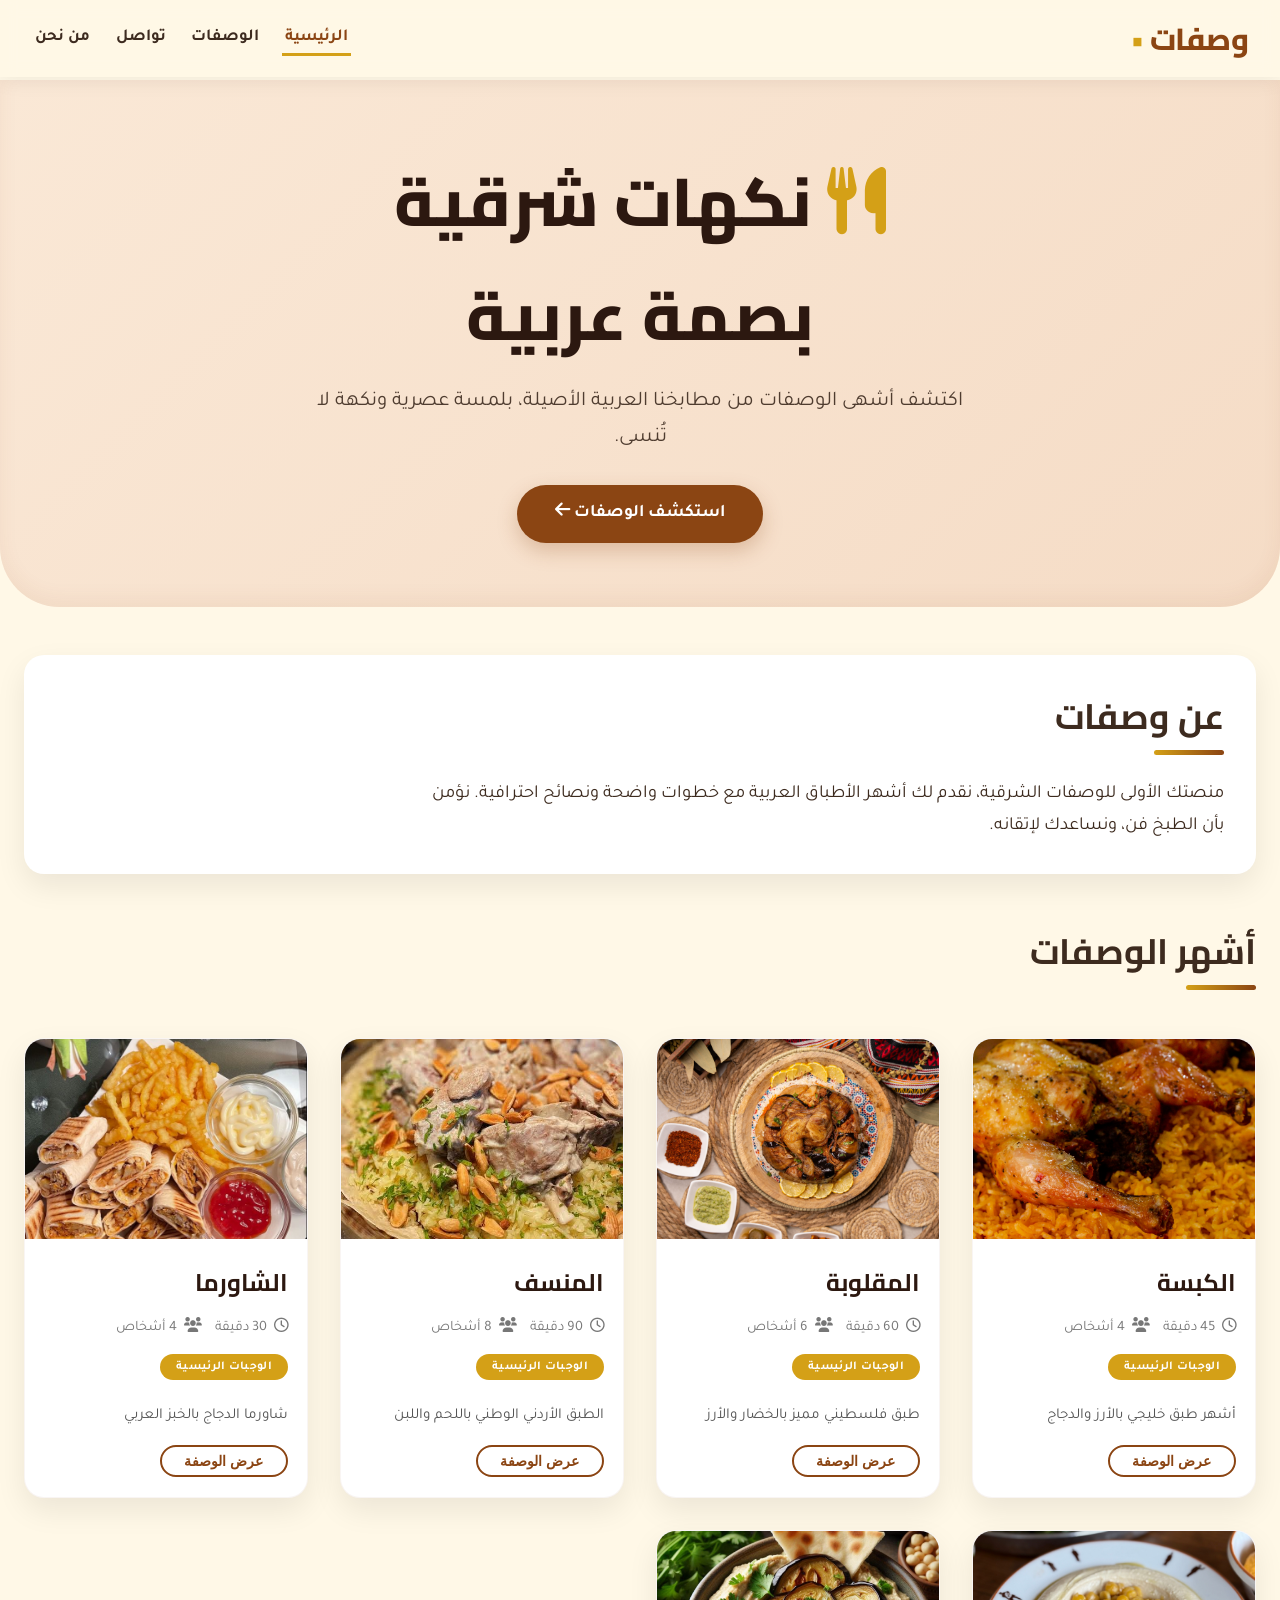
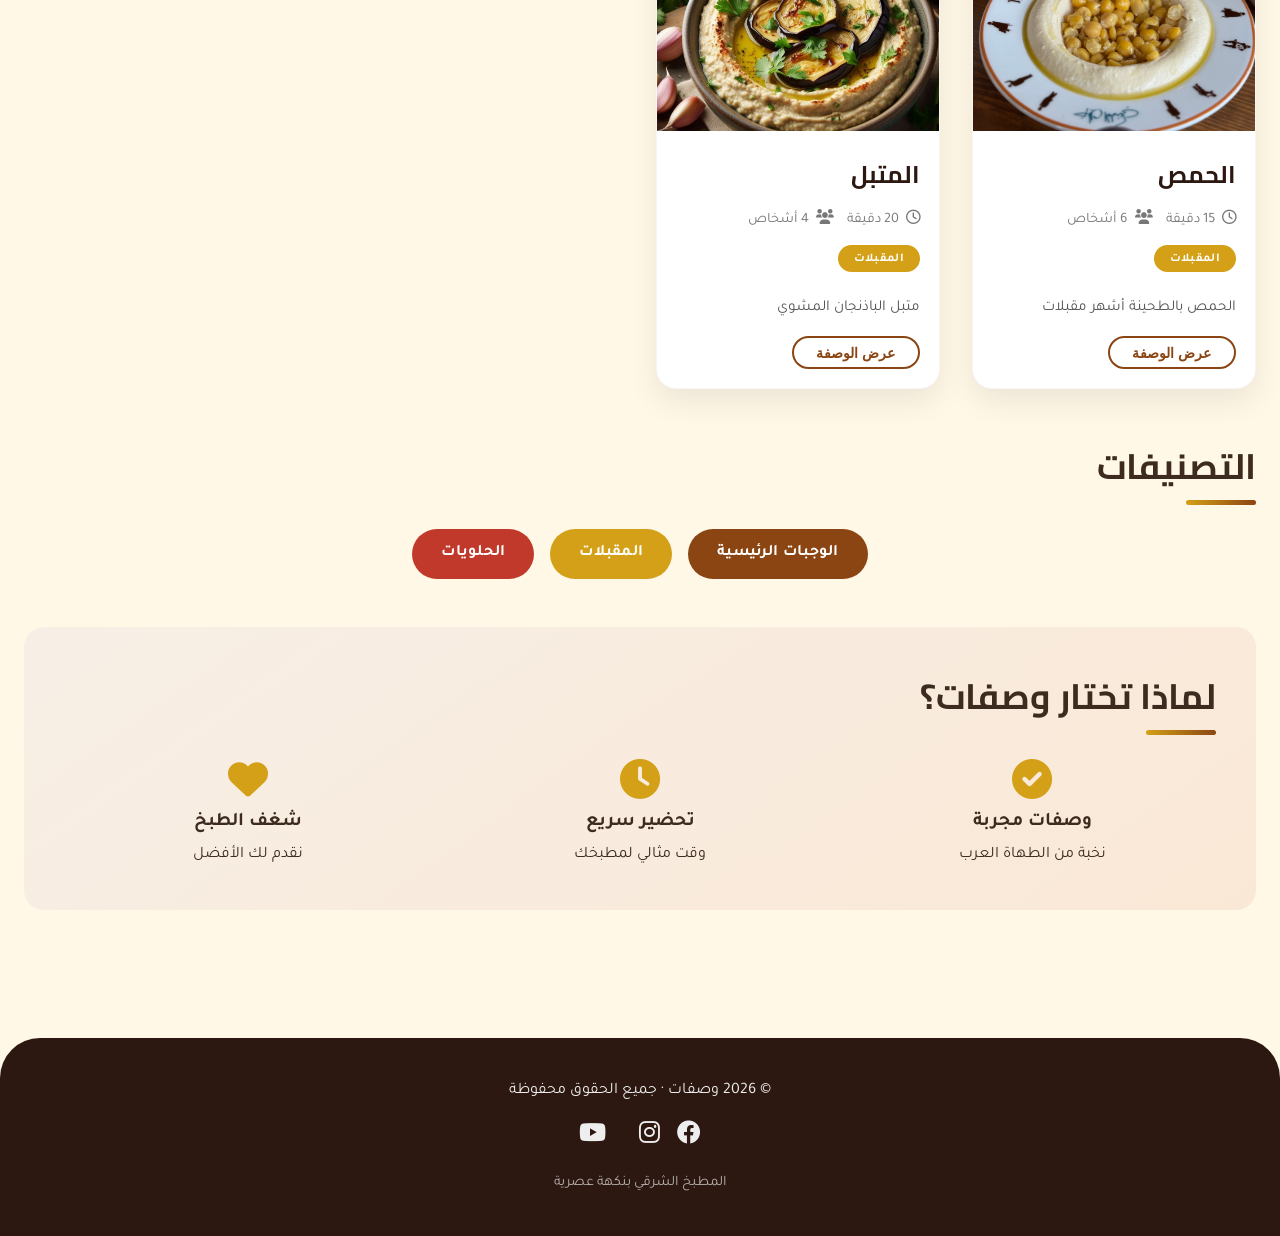
<file: index.html>
<!DOCTYPE html>
<html lang="ar" dir="rtl">

<head>
    <meta charset="UTF-8">
    <meta name="viewport" content="width=device-width, initial-scale=1.0">
    <title>وصفات · المطبخ الشرقي</title>
    <!-- Google Fonts -->
    <link rel="preconnect" href="https://fonts.googleapis.com">
    <link rel="preconnect" href="https://fonts.gstatic.com" crossorigin>
    <link
        href="https://fonts.googleapis.com/css2?family=Cairo:wght@400;600;700;800&family=Tajawal:wght@300;400;500;700&display=swap"
        rel="stylesheet">
    <!-- Font Awesome -->
    <link rel="stylesheet" href="https://cdnjs.cloudflare.com/ajax/libs/font-awesome/6.0.0-beta3/css/all.min.css">
    <!-- CSS -->
    <link rel="stylesheet" href="css/style.css">
</head>

<body>
    <!-- ===== HEADER ===== -->
    <header>
        <nav class="navbar" aria-label="القائمة الرئيسية">
            <div class="logo">وصفات <span>•</span></div>
            <ul class="nav-links" id="navLinks">
                <li><a href="index.html" class="active" aria-current="page">الرئيسية</a></li>
                <li><a href="recipes.html">الوصفات</a></li>
                <li><a href="contact.html">تواصل</a></li>
                <li><a href="about.html">من نحن</a></li>
            </ul>
            <div class="hamburger" id="hamburger" aria-label="فتح القائمة" role="button" tabindex="0">

            </div>
        </nav>
    </header>

    <!-- ===== MAIN ===== -->
    <main>
        <!-- HERO -->
        <section class="hero">
            <h1><i class="fas fa-utensils"></i> نكهات شرقية <br> بصمة عربية</h1>
            <p>اكتشف أشهى الوصفات من مطابخنا العربية الأصيلة، بلمسة عصرية ونكهة لا تُنسى.</p>
            <a href="recipes.html" class="btn">استكشف الوصفات <i class="fas fa-arrow-left"></i></a>
        </section>

        <div class="container">
            <!-- نبذة -->
            <div class="about-blurb">
                <h2 class="section-title">عن وصفات</h2>
                <p>منصتك الأولى للوصفات الشرقية، نقدم لك أشهر الأطباق العربية مع خطوات واضحة ونصائح احترافية. نؤمن بأن
                    الطبخ فن، ونساعدك لإتقانه.</p>
            </div>

            <!-- أشهر الوصفات -->
            <h2 class="section-title">أشهر الوصفات</h2>
            <div class="recipes-grid" id="featuredRecipes"></div>

            <!-- التصنيفات -->
            <div class="categories-section">
                <h2 class="section-title">التصنيفات</h2>
                <div class="categories-badges">
                    <span class="badge primary">الوجبات الرئيسية</span>
                    <span class="badge secondary">المقبلات</span>
                    <span class="badge accent">الحلويات</span>
                </div>
            </div>

            <!-- لماذا تختارنا -->
            <div class="why-us">
                <h2 class="section-title">لماذا تختار وصفات؟</h2>
                <div class="features-grid">
                    <div>
                        <i class="fas fa-check-circle"></i>
                        <h4>وصفات مجربة</h4>
                        <p>نخبة من الطهاة العرب</p>
                    </div>
                    <div>
                        <i class="fas fa-clock"></i>
                        <h4>تحضير سريع</h4>
                        <p>وقت مثالي لمطبخك</p>
                    </div>
                    <div>
                        <i class="fas fa-heart"></i>
                        <h4>شغف الطبخ</h4>
                        <p>نقدم لك الأفضل</p>
                    </div>
                </div>
            </div>
        </div>
    </main>

    <!-- ===== FOOTER ===== -->
    <footer>
        <p>© 2026 وصفات · جميع الحقوق محفوظة</p>
        <div class="social-links">
            <a href="#" aria-label="فيسبوك"><i class="fab fa-facebook"></i></a>
            <a href="#" aria-label="إنستغرام"><i class="fab fa-instagram"></i></a>
            <a href="#" aria-label="تويتر"><i class="fab fa-x-twitter"></i></a>
            <a href="#" aria-label="يوتيوب"><i class="fab fa-youtube"></i></a>
        </div>
        <p class="footer-tagline">المطبخ الشرقي بنكهة عصرية</p>
    </footer>

    <!-- ===== BACK TO TOP ===== -->
    <button id="backTop" aria-label="العودة للأعلى"><i class="fas fa-chevron-up"></i></button>

    <!-- ===== MODAL ===== -->
    <div class="modal-overlay" id="recipeModal">
        <div class="modal-box" id="modalContent">
            <button class="modal-close" id="modalClose" aria-label="إغلاق">✕</button>
            <div id="modalBody"></div>
        </div>
    </div>

    <!-- ===== JAVASCRIPT ===== -->
    <script src="js/script.js"></script>
</body>

</html>
</file>
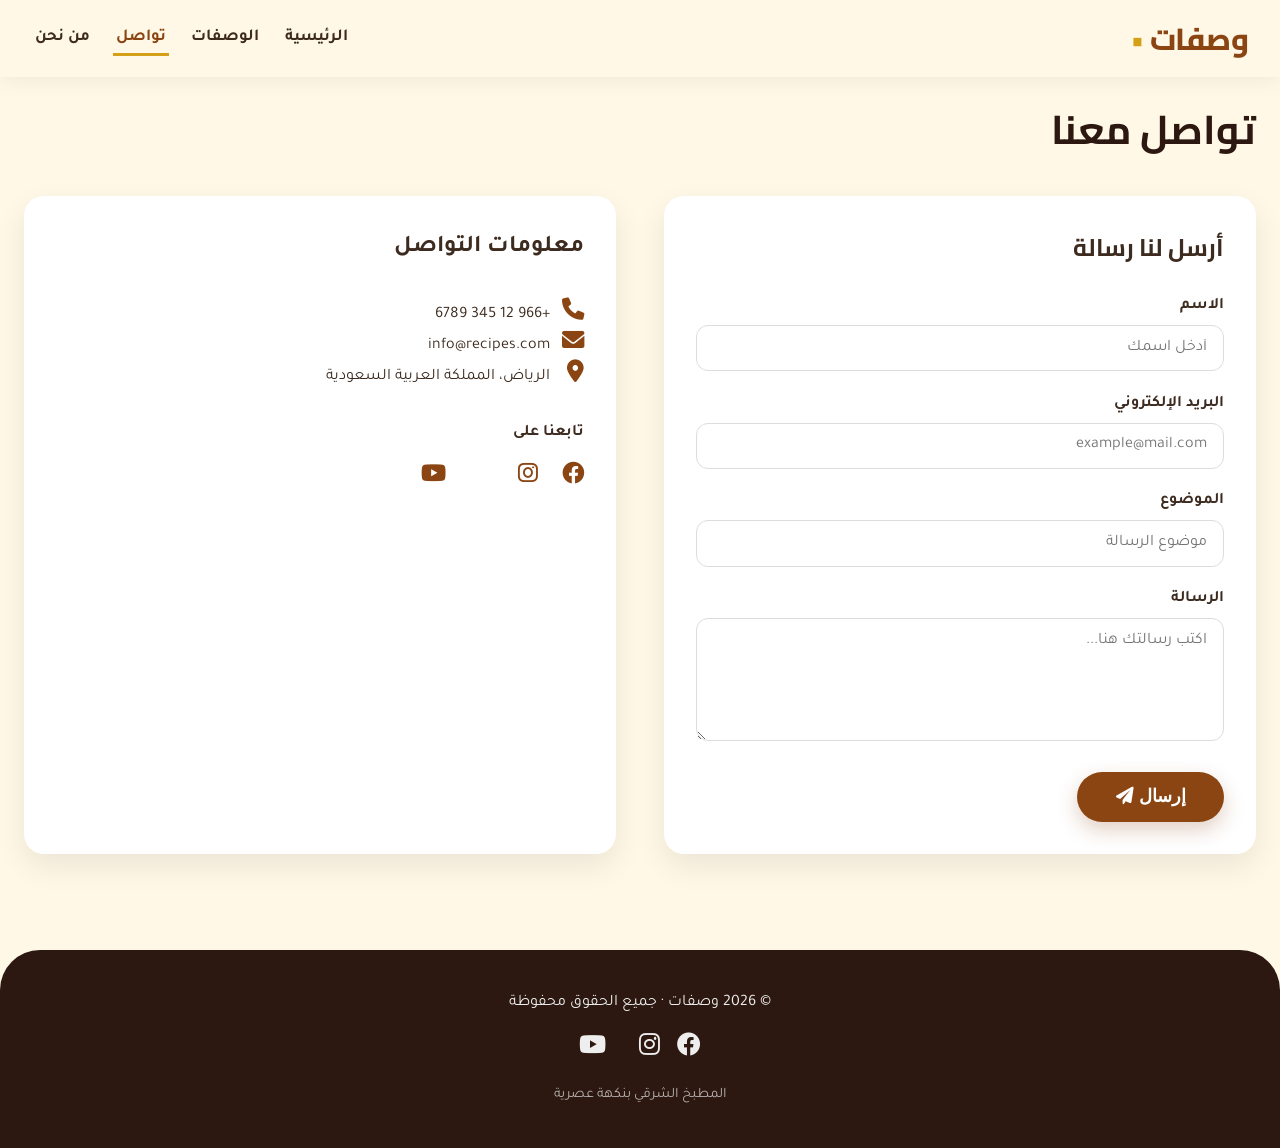
<file: contact.html>
<!DOCTYPE html>
<html lang="ar" dir="rtl">

<head>
    <meta charset="UTF-8">
    <meta name="viewport" content="width=device-width, initial-scale=1.0">
    <title>تواصل معنا · وصفات</title>
    <!-- Google Fonts -->
    <link rel="preconnect" href="https://fonts.googleapis.com">
    <link rel="preconnect" href="https://fonts.gstatic.com" crossorigin>
    <link
        href="https://fonts.googleapis.com/css2?family=Cairo:wght@400;600;700;800&family=Tajawal:wght@300;400;500;700&display=swap"
        rel="stylesheet">
    <!-- Font Awesome -->
    <link rel="stylesheet" href="https://cdnjs.cloudflare.com/ajax/libs/font-awesome/6.0.0-beta3/css/all.min.css">
    <!-- CSS -->
    <link rel="stylesheet" href="css/style.css">
</head>

<body>
    <!-- ===== HEADER ===== -->
    <header>
        <nav class="navbar" aria-label="القائمة الرئيسية">
            <div class="logo">وصفات <span>•</span></div>
            <ul class="nav-links" id="navLinks">
                <li><a href="index.html">الرئيسية</a></li>
                <li><a href="recipes.html">الوصفات</a></li>
                <li><a href="contact.html" class="active" aria-current="page">تواصل</a></li>
                <li><a href="about.html">من نحن</a></li>
            </ul>
            <div class="hamburger" id="hamburger" aria-label="فتح القائمة" role="button" tabindex="0">

            </div>
        </nav>
    </header>

    <!-- ===== MAIN ===== -->
    <main>
        <div class="container">
            <h1 class="page-title">تواصل معنا</h1>

            <div class="contact-wrap">
                <!-- نموذج التواصل -->
                <div class="contact-form">
                    <h2>أرسل لنا رسالة</h2>
                    <form id="contactForm" novalidate>
                        <div class="form-group">
                            <label for="name">الاسم</label>
                            <input type="text" id="name" placeholder="أدخل اسمك" required>
                            <span class="error-msg" id="nameError">الرجاء إدخال الاسم</span>
                        </div>

                        <div class="form-group">
                            <label for="email">البريد الإلكتروني</label>
                            <input type="email" id="email" placeholder="example@mail.com" required>
                            <span class="error-msg" id="emailError">الرجاء إدخال بريد إلكتروني صحيح</span>
                        </div>

                        <div class="form-group">
                            <label for="subject">الموضوع</label>
                            <input type="text" id="subject" placeholder="موضوع الرسالة" required>
                            <span class="error-msg" id="subjectError">الرجاء إدخال الموضوع</span>
                        </div>

                        <div class="form-group">
                            <label for="message">الرسالة</label>
                            <textarea id="message" rows="5" placeholder="اكتب رسالتك هنا..." required></textarea>
                            <span class="error-msg" id="messageError">يجب أن تكون الرسالة 20 حرفاً على الأقل</span>
                        </div>

                        <button type="submit" class="btn">إرسال <i class="fas fa-paper-plane"></i></button>
                    </form>
                </div>

                <!-- معلومات التواصل -->
                <div class="contact-info">
                    <h2>معلومات التواصل</h2>
                    <div>
                        <p><i class="fas fa-phone"></i> +966 12 345 6789</p>
                        <p><i class="fas fa-envelope"></i> info@recipes.com</p>
                        <p><i class="fas fa-map-marker-alt"></i> الرياض، المملكة العربية السعودية</p>
                    </div>
                    <div>
                        <h4>تابعنا على</h4>
                        <div class="social-icons">
                            <a href="#" aria-label="فيسبوك"><i class="fab fa-facebook"></i></a>
                            <a href="#" aria-label="إنستغرام"><i class="fab fa-instagram"></i></a>
                            <a href="#" aria-label="تويتر"><i class="fab fa-x-twitter"></i></a>
                            <a href="#" aria-label="يوتيوب"><i class="fab fa-youtube"></i></a>
                        </div>
                    </div>
                </div>
            </div>
        </div>
    </main>

    <!-- ===== FOOTER ===== -->
    <footer>
        <p>© 2026 وصفات · جميع الحقوق محفوظة</p>
        <div class="social-links">
            <a href="#" aria-label="فيسبوك"><i class="fab fa-facebook"></i></a>
            <a href="#" aria-label="إنستغرام"><i class="fab fa-instagram"></i></a>
            <a href="#" aria-label="تويتر"><i class="fab fa-x-twitter"></i></a>
            <a href="#" aria-label="يوتيوب"><i class="fab fa-youtube"></i></a>
        </div>
        <p class="footer-tagline">المطبخ الشرقي بنكهة عصرية</p>
    </footer>

    <!-- ===== BACK TO TOP ===== -->
    <button id="backTop" aria-label="العودة للأعلى"><i class="fas fa-chevron-up"></i></button>

    <!-- ===== JAVASCRIPT ===== -->
    <script src="js/script.js"></script>
</body>

</html>
</file>
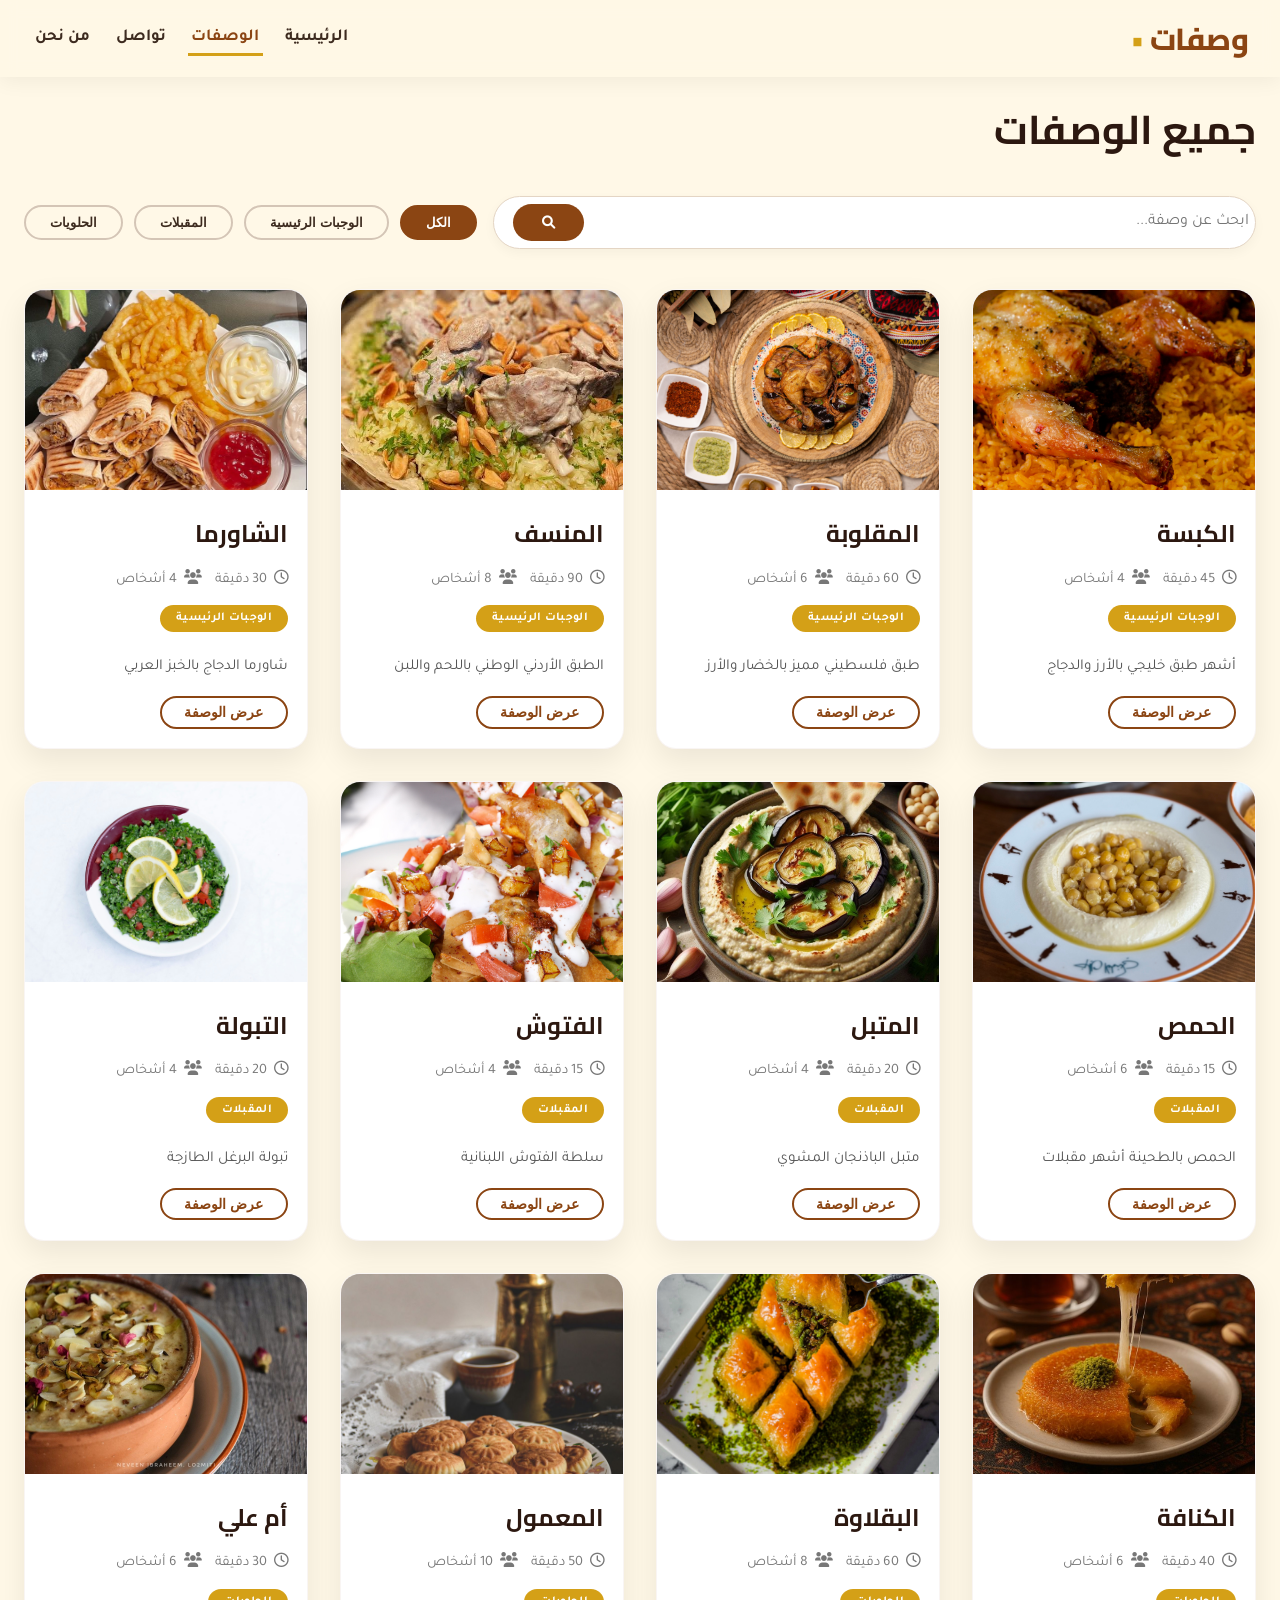
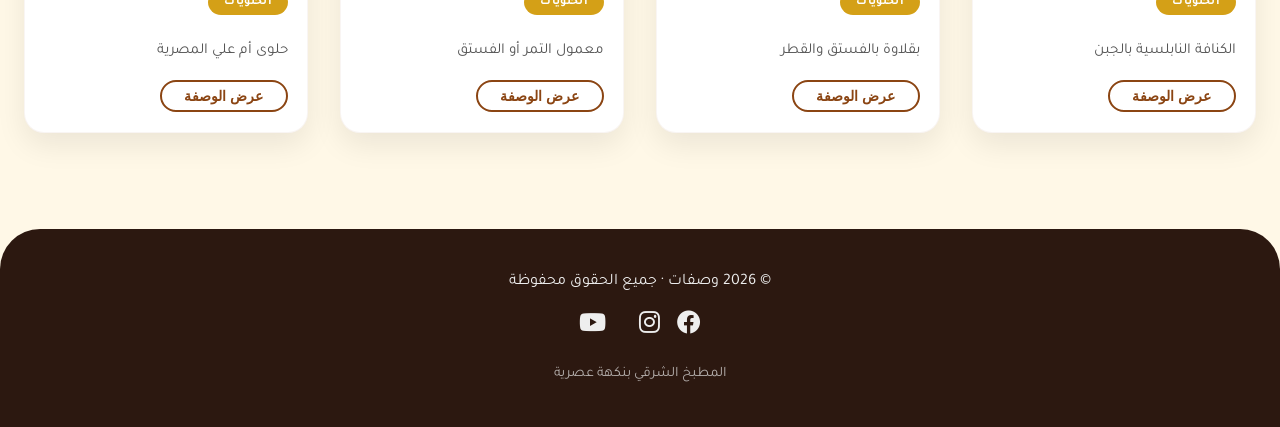
<file: recipes.html>
<!DOCTYPE html>
<html lang="ar" dir="rtl">

<head>
    <meta charset="UTF-8">
    <meta name="viewport" content="width=device-width, initial-scale=1.0">
    <title>الوصفات · وصفات</title>
    <!-- Google Fonts -->
    <link rel="preconnect" href="https://fonts.googleapis.com">
    <link rel="preconnect" href="https://fonts.gstatic.com" crossorigin>
    <link
        href="https://fonts.googleapis.com/css2?family=Cairo:wght@400;600;700;800&family=Tajawal:wght@300;400;500;700&display=swap"
        rel="stylesheet">
    <!-- Font Awesome -->
    <link rel="stylesheet" href="https://cdnjs.cloudflare.com/ajax/libs/font-awesome/6.0.0-beta3/css/all.min.css">
    <!-- CSS -->
    <link rel="stylesheet" href="css/style.css">
</head>

<body>
    <!-- ===== HEADER ===== -->
    <header>
        <nav class="navbar" aria-label="القائمة الرئيسية">
            <div class="logo">وصفات <span>•</span></div>
            <ul class="nav-links" id="navLinks">
                <li><a href="index.html">الرئيسية</a></li>
                <li><a href="recipes.html" class="active" aria-current="page">الوصفات</a></li>
                <li><a href="contact.html">تواصل</a></li>
                <li><a href="about.html">من نحن</a></li>
            </ul>
            <div class="hamburger" id="hamburger" aria-label="فتح القائمة" role="button" tabindex="0">
                <span></span><span></span><span></span>
            </div>
        </nav>
    </header>

    <!-- ===== MAIN ===== -->
    <main>
        <div class="container">
            <h1 class="page-title">جميع الوصفات</h1>

            <!-- البحث والفلترة -->
            <div class="search-filter">
                <div class="search-box">
                    <input type="text" id="searchInput" placeholder="ابحث عن وصفة..." aria-label="بحث">
                    <button type="button" aria-label="بحث"><i class="fas fa-search"></i></button>
                </div>
                <div class="filter-group" id="filterGroup">
                    <button class="filter-btn active" data-filter="all">الكل</button>
                    <button class="filter-btn" data-filter="الوجبات الرئيسية">الوجبات الرئيسية</button>
                    <button class="filter-btn" data-filter="المقبلات">المقبلات</button>
                    <button class="filter-btn" data-filter="الحلويات">الحلويات</button>
                </div>
            </div>

            <!-- شبكة الوصفات -->
            <div class="recipes-grid" id="allRecipes"></div>
        </div>
    </main>

    <!-- ===== FOOTER ===== -->
    <footer>
        <p>© 2026 وصفات · جميع الحقوق محفوظة</p>
        <div class="social-links">
            <a href="#" aria-label="فيسبوك"><i class="fab fa-facebook"></i></a>
            <a href="#" aria-label="إنستغرام"><i class="fab fa-instagram"></i></a>
            <a href="#" aria-label="تويتر"><i class="fab fa-x-twitter"></i></a>
            <a href="#" aria-label="يوتيوب"><i class="fab fa-youtube"></i></a>
        </div>
        <p class="footer-tagline">المطبخ الشرقي بنكهة عصرية</p>
    </footer>

    <!-- ===== BACK TO TOP ===== -->
    <button id="backTop" aria-label="العودة للأعلى"><i class="fas fa-chevron-up"></i></button>

    <!-- ===== MODAL ===== -->
    <div class="modal-overlay" id="recipeModal">
        <div class="modal-box" id="modalContent">
            <button class="modal-close" id="modalClose" aria-label="إغلاق">✕</button>
            <div id="modalBody"></div>
        </div>
    </div>

    <!-- ===== JAVASCRIPT ===== -->
    <script src="js/script.js"></script>
</body>

</html>
</file>
<file: css/style.css>
:root {
    --primary: #8B4513;
    --secondary: #D4A017;
    --accent: #C0392B;
    --background: #FFF8E7;
    --surface: #ffffff;
    --dark: #2C1810;
    --text: #3D2B1F;
    --gray: #777777;
    --shadow: 0 12px 30px rgba(0, 0, 0, 0.08);
    --shadow-hover: 0 20px 40px rgba(0, 0, 0, 0.12);
    --radius: 20px;
    --radius-sm: 12px;
    --transition: 0.3s cubic-bezier(0.4, 0, 0.2, 1);
}

/* ----- إعادة تعيين عامة ----- */
* {
    margin: 0;
    padding: 0;
    box-sizing: border-box;
}

html {
    scroll-behavior: smooth;
}

body {
    font-family: 'Tajawal', 'Cairo', sans-serif;
    background: var(--background);
    color: var(--text);
    line-height: 1.7;
    padding-top: 80px;
}

/* ----- ستيكي نافبار ----- */
header {
    position: fixed;
    top: 0;
    left: 0;
    width: 100%;
    z-index: 999;
    background: rgba(255, 248, 231, 0.92);
    backdrop-filter: blur(8px);
    -webkit-backdrop-filter: blur(8px);
    box-shadow: 0 4px 20px rgba(0, 0, 0, 0.06);
    transition: var(--transition);
}

.navbar {
    display: flex;
    justify-content: space-between;
    align-items: center;
    padding: 0.8rem 2rem;
    max-width: 1400px;
    margin: 0 auto;
}

.logo {
    font-family: 'Cairo', sans-serif;
    font-weight: 800;
    font-size: 1.9rem;
    color: var(--primary);
    letter-spacing: -0.5px;
}

.logo span {
    color: var(--secondary);
}

.nav-links {
    display: flex;
    gap: 1.2rem;
    list-style: none;
}

.nav-links a {
    text-decoration: none;
    font-weight: 600;
    color: var(--text);
    padding: 0.4rem 0.2rem;
    border-bottom: 3px solid transparent;
    transition: var(--transition);
    font-size: 1.05rem;
}

.nav-links a:hover,
.nav-links a.active {
    color: var(--primary);
    border-bottom-color: var(--secondary);
}

/* ----- هامبرغر ----- */
.hamburger {
    display: none;
    flex-direction: column;
    cursor: pointer;
    gap: 5px;
    padding: 4px;
}

.hamburger span {
    width: 28px;
    height: 3px;
    background: var(--dark);
    border-radius: 4px;
    transition: var(--transition);
}

/* ----- هيرو ----- */
.hero {
    background: linear-gradient(135deg, #fae8d6 0%, #f5dcc6 100%);
    padding: 4rem 2rem;
    border-radius: 0 0 60px 60px;
    text-align: center;
    margin-bottom: 3rem;
    box-shadow: inset 0 -8px 20px rgba(139, 69, 19, 0.06);
}

.hero h1 {
    font-family: 'Cairo', sans-serif;
    font-size: clamp(2.4rem, 7vw, 4.2rem);
    font-weight: 800;
    color: var(--dark);
}

.hero h1 i {
    color: var(--secondary);
}

.hero p {
    font-size: 1.3rem;
    color: var(--text);
    max-width: 700px;
    margin: 0.8rem auto 1.8rem;
    opacity: 0.9;
}

/* ----- أزرار عامة ----- */
.btn {
    display: inline-block;
    background: var(--primary);
    color: #fff;
    padding: 0.9rem 2.4rem;
    border-radius: 60px;
    font-weight: 700;
    text-decoration: none;
    box-shadow: 0 8px 20px rgba(139, 69, 19, 0.25);
    transition: var(--transition);
    border: none;
    cursor: pointer;
    font-size: 1.1rem;
}

.btn:hover {
    transform: translateY(-5px) scale(1.02);
    box-shadow: 0 15px 30px rgba(139, 69, 19, 0.35);
}

.btn:focus-visible {
    outline: 3px solid var(--secondary);
    outline-offset: 3px;
}

/* ----- حاوية عامة ----- */
.container {
    max-width: 1300px;
    margin: 0 auto;
    padding: 0 1.5rem 3rem;
}

/* ----- عناوين الأقسام ----- */
.section-title {
    font-family: 'Cairo', sans-serif;
    font-size: 2.2rem;
    font-weight: 700;
    margin-bottom: 2rem;
    position: relative;
    display: inline-block;
}

.section-title::after {
    content: '';
    position: absolute;
    bottom: -8px;
    right: 0;
    width: 70px;
    height: 5px;
    background: linear-gradient(90deg, var(--secondary), var(--primary));
    border-radius: 10px;
}

.page-title {
    font-family: 'Cairo', sans-serif;
    font-size: 2.5rem;
    font-weight: 700;
    margin: 1rem 0 2rem;
    color: var(--dark);
}

/* ----- شبكة البطاقات (CSS Grid) ----- */
.recipes-grid {
    display: grid;
    grid-template-columns: repeat(auto-fill, minmax(280px, 1fr));
    gap: 2rem;
    margin-top: 1.5rem;
}

/* ----- بطاقة الوصفة ----- */
.recipe-card {
    background: var(--surface);
    border-radius: var(--radius);
    overflow: hidden;
    box-shadow: var(--shadow);
    transition: var(--transition);
    cursor: pointer;
    border: 1px solid rgba(139, 69, 19, 0.05);
    display: flex;
    flex-direction: column;
}

.recipe-card:hover {
    transform: scale(1.02) translateY(-4px);
    box-shadow: var(--shadow-hover);
}

.recipe-card img {
    width: 100%;
    height: 200px;
    object-fit: cover;
    transition: var(--transition);
    background: #f0e3d4;
}

.recipe-card:hover img {
    transform: scale(1.03);
}

.card-body {
    padding: 1.5rem 1.2rem 1.2rem;
    flex: 1;
    display: flex;
    flex-direction: column;
}

.card-body h3 {
    font-family: 'Cairo', sans-serif;
    font-size: 1.5rem;
    font-weight: 700;
    color: var(--dark);
    margin-bottom: 0.3rem;
}

.card-meta {
    display: flex;
    flex-wrap: wrap;
    gap: 0.8rem;
    font-size: 0.9rem;
    color: var(--gray);
    margin: 0.5rem 0 0.6rem;
}

.card-meta i {
    margin-left: 4px;
}

.badge {
    background: var(--secondary);
    color: #fff;
    padding: 0.2rem 1rem;
    border-radius: 40px;
    font-size: 0.75rem;
    font-weight: 700;
    display: inline-block;
    letter-spacing: 0.3px;
}

.badge.primary {
    background: var(--primary);
}

.badge.secondary {
    background: var(--secondary);
}

.badge.accent {
    background: var(--accent);
}

.card-body p {
    font-size: 0.95rem;
    margin: 0.8rem 0 1rem;
    color: #555;
    flex: 1;
}

.btn-card {
    background: transparent;
    border: 2px solid var(--primary);
    color: var(--primary);
    padding: 0.4rem 1.4rem;
    border-radius: 40px;
    font-weight: 700;
    transition: var(--transition);
    cursor: pointer;
    font-size: 0.9rem;
    align-self: flex-start;
}

.btn-card:hover {
    background: var(--primary);
    color: #fff;
}

.btn-card:focus-visible {
    outline: 3px solid var(--secondary);
    outline-offset: 2px;
}

/* ----- مودال (نافذة منبثقة) ----- */
.modal-overlay {
    position: fixed;
    top: 0;
    left: 0;
    width: 100%;
    height: 100%;
    background: rgba(0, 0, 0, 0.5);
    backdrop-filter: blur(6px);
    -webkit-backdrop-filter: blur(6px);
    display: none;
    align-items: center;
    justify-content: center;
    z-index: 1000;
    padding: 1.5rem;
    animation: fadeIn 0.25s ease;
}

.modal-overlay.active {
    display: flex;
}

.modal-box {
    background: #fff;
    max-width: 750px;
    width: 100%;
    border-radius: var(--radius);
    padding: 2rem;
    max-height: 90vh;
    overflow-y: auto;
    position: relative;
    box-shadow: 0 30px 60px rgba(0, 0, 0, 0.3);
    animation: slideUp 0.35s ease;
}

.modal-box::-webkit-scrollbar {
    width: 8px;
}

.modal-box::-webkit-scrollbar-track {
    background: #f1f1f1;
    border-radius: 10px;
}

.modal-box::-webkit-scrollbar-thumb {
    background: var(--secondary);
    border-radius: 10px;
}

.modal-close {
    position: sticky;
    top: 0;
    float: left;
    background: var(--accent);
    color: #fff;
    border: none;
    width: 40px;
    height: 40px;
    border-radius: 50%;
    font-size: 1.5rem;
    cursor: pointer;
    transition: var(--transition);
    z-index: 5;
    display: flex;
    align-items: center;
    justify-content: center;
}

.modal-close:hover {
    background: #a02d1f;
    transform: rotate(90deg);
}

.modal-box img {
    width: 100%;
    height: 260px;
    object-fit: cover;
    border-radius: 16px;
    margin: 0.5rem 0 1.2rem;
}

.modal-box h2 {
    font-family: 'Cairo', sans-serif;
    font-size: 2rem;
    margin-bottom: 0.2rem;
}

.modal-box ul,
.modal-box ol {
    padding-right: 1.8rem;
    margin: 0.8rem 0;
}

.modal-box li {
    margin-bottom: 0.3rem;
}

.modal-grid {
    display: grid;
    grid-template-columns: repeat(auto-fit, minmax(120px, 1fr));
    gap: 0.8rem;
    background: #f9f2ea;
    padding: 1rem;
    border-radius: 16px;
    margin: 1.2rem 0;
}

/* ----- البحث والفلترة ----- */
.search-filter {
    display: flex;
    flex-wrap: wrap;
    gap: 1rem;
    align-items: center;
    margin-bottom: 2.5rem;
}

.search-box {
    flex: 2;
    min-width: 200px;
    display: flex;
    align-items: center;
    background: #fff;
    border-radius: 60px;
    padding: 0.2rem 0.2rem 0.2rem 1.2rem;
    box-shadow: 0 4px 12px rgba(0, 0, 0, 0.04);
    border: 1px solid #e4d5c4;
    transition: var(--transition);
}

.search-box:focus-within {
    border-color: var(--primary);
    box-shadow: 0 0 0 4px rgba(139, 69, 19, 0.1);
}

.search-box input {
    border: none;
    padding: 0.8rem 0.2rem;
    width: 100%;
    font-size: 1rem;
    background: transparent;
    outline: none;
    font-family: 'Tajawal', sans-serif;
}

.search-box button {
    background: var(--primary);
    color: #fff;
    border: none;
    padding: 0.7rem 1.8rem;
    border-radius: 60px;
    font-weight: 700;
    cursor: pointer;
    transition: var(--transition);
}

.search-box button:hover {
    background: var(--secondary);
}

.filter-group {
    display: flex;
    flex-wrap: wrap;
    gap: 0.7rem;
}

.filter-btn {
    background: transparent;
    border: 2px solid #d4c5b6;
    padding: 0.5rem 1.5rem;
    border-radius: 40px;
    font-weight: 600;
    color: var(--text);
    cursor: pointer;
    transition: var(--transition);
}

.filter-btn:hover {
    background: var(--primary);
    color: #fff;
    border-color: var(--primary);
}

.filter-btn.active {
    background: var(--primary);
    color: #fff;
    border-color: var(--primary);
}

.filter-btn:focus-visible {
    outline: 3px solid var(--secondary);
    outline-offset: 2px;
}

/* ----- صفحة التواصل ----- */
.contact-wrap {
    display: grid;
    grid-template-columns: 1fr 1fr;
    gap: 3rem;
    margin-top: 2rem;
}

.contact-form {
    background: var(--surface);
    padding: 2rem;
    border-radius: var(--radius);
    box-shadow: var(--shadow);
}

.contact-form h2 {
    font-family: 'Cairo', sans-serif;
    margin-bottom: 1.5rem;
}

.form-group {
    margin-bottom: 1.2rem;
}

.form-group label {
    display: block;
    font-weight: 600;
    margin-bottom: 0.3rem;
}

.form-group input,
.form-group textarea {
    width: 100%;
    padding: 0.8rem 1rem;
    border: 1px solid #ddd;
    border-radius: var(--radius-sm);
    font-family: 'Tajawal', sans-serif;
    transition: var(--transition);
    font-size: 1rem;
}

.form-group input:focus,
.form-group textarea:focus {
    border-color: var(--primary);
    outline: none;
    box-shadow: 0 0 0 4px rgba(139, 69, 19, 0.1);
}

.form-group input.error,
.form-group textarea.error {
    border-color: var(--accent);
}

.error-msg {
    color: var(--accent);
    font-size: 0.85rem;
    margin-top: 0.2rem;
    display: none;
}

.error-msg.show {
    display: block;
}

.contact-info {
    background: var(--surface);
    padding: 2rem;
    border-radius: var(--radius);
    box-shadow: var(--shadow);
    display: flex;
    flex-direction: column;
    gap: 1.8rem;
}

.contact-info i {
    color: var(--primary);
    width: 30px;
    font-size: 1.4rem;
}

.social-icons {
    display: flex;
    gap: 1rem;
    margin-top: 0.5rem;
}

.social-icons a {
    color: var(--dark);
    font-size: 1.7rem;
    transition: var(--transition);
}

.social-icons a:hover {
    color: var(--secondary);
    transform: translateY(-3px);
}

/* ----- صفحة من نحن ----- */
.about-page {
    display: flex;
    flex-direction: column;
    gap: 2rem;
}

.about-hero img {
    width: 100%;
    max-height: 400px;
    object-fit: cover;
    border-radius: var(--radius);
    box-shadow: var(--shadow);
}

.about-content h2 {
    font-family: 'Cairo', sans-serif;
    margin-top: 1.5rem;
    margin-bottom: 0.8rem;
    color: var(--primary);
}

.about-content ul {
    list-style: none;
    padding: 0;
}

.about-content ul li {
    padding: 0.3rem 0;
    font-size: 1.05rem;
}

.values-grid {
    display: grid;
    grid-template-columns: repeat(auto-fit, minmax(180px, 1fr));
    gap: 1.5rem;
    margin-top: 1rem;
}

.values-grid div {
    background: var(--background);
    padding: 1.5rem;
    border-radius: var(--radius-sm);
    text-align: center;
}

.values-grid i {
    font-size: 2.5rem;
    color: var(--secondary);
}

/* ----- نبذة في الرئيسية ----- */
.about-blurb {
    background: var(--surface);
    padding: 2rem;
    border-radius: var(--radius);
    box-shadow: var(--shadow);
    margin-bottom: 3rem;
}

.about-blurb p {
    font-size: 1.15rem;
    max-width: 800px;
}

/* ----- التصنيفات ----- */
.categories-section {
    margin: 3rem 0;
}

.categories-badges {
    display: flex;
    flex-wrap: wrap;
    gap: 1rem;
    justify-content: center;
}

.categories-badges .badge {
    padding: 0.7rem 1.8rem;
    font-size: 1rem;
}

/* ----- لماذا تختارنا ----- */
.why-us {
    background: linear-gradient(145deg, #f7efe6, #fae8d6);
    padding: 2.5rem;
    border-radius: var(--radius);
    margin: 2rem 0;
}

.features-grid {
    display: grid;
    grid-template-columns: repeat(auto-fit, minmax(180px, 1fr));
    gap: 1.5rem;
}

.features-grid div {
    text-align: center;
}

.features-grid i {
    color: var(--secondary);
    font-size: 2.5rem;
    margin-bottom: 0.5rem;
}

.features-grid h4 {
    font-size: 1.2rem;
    margin-bottom: 0.2rem;
}

/* ----- فوتر ----- */
footer {
    background: var(--dark);
    color: #eee;
    padding: 2.5rem 2rem;
    border-radius: 40px 40px 0 0;
    margin-top: 3rem;
    text-align: center;
}

footer .social-links {
    margin: 0.8rem 0;
}

footer .social-links a {
    color: #eee;
    font-size: 1.5rem;
    margin: 0 0.4rem;
    transition: var(--transition);
    display: inline-block;
}

footer .social-links a:hover {
    color: var(--secondary);
    transform: translateY(-3px);
}

.footer-tagline {
    font-size: 0.9rem;
    opacity: 0.7;
}

/* ----- زر العودة للأعلى ----- */
#backTop {
    position: fixed;
    bottom: 30px;
    left: 30px;
    background: var(--secondary);
    color: #fff;
    border: none;
    padding: 0.9rem 1.2rem;
    border-radius: 60px;
    font-size: 1.3rem;
    cursor: pointer;
    box-shadow: 0 6px 20px rgba(212, 160, 23, 0.4);
    transition: var(--transition);
    display: none;
    z-index: 100;
}

#backTop:hover {
    transform: translateY(-5px) scale(1.05);
}

#backTop:focus-visible {
    outline: 3px solid var(--dark);
    outline-offset: 3px;
}

/* ----- أنيماشنز ----- */
@keyframes fadeIn {
    from {
        opacity: 0;
    }

    to {
        opacity: 1;
    }
}

@keyframes slideUp {
    from {
        opacity: 0;
        transform: translateY(40px);
    }

    to {
        opacity: 1;
        transform: translateY(0);
    }
}

.fade-in {
    animation: fadeIn 0.6s ease;
}

/* ============================================
   RESPONSIVE DESIGN
   ============================================ */

/* ----- لابتوب وكبير ----- */
@media (max-width: 1200px) {
    .container {
        padding: 0 1.5rem 2rem;
    }
}

/* ----- تابلت ----- */
@media (max-width: 992px) {
    .contact-wrap {
        grid-template-columns: 1fr;
    }

    .hero h1 {
        font-size: clamp(2rem, 6vw, 3.2rem);
    }
}

/* ----- موبايل ----- */
@media (max-width: 768px) {
    body {
        padding-top: 70px;
    }

    .nav-links {
        display: none;
        flex-direction: column;
        background: rgba(255, 248, 231, 0.98);
        backdrop-filter: blur(6px);
        -webkit-backdrop-filter: blur(6px);
        position: absolute;
        top: 70px;
        right: 0;
        width: 100%;
        padding: 1.5rem;
        box-shadow: 0 12px 30px rgba(0, 0, 0, 0.1);
        border-radius: 0 0 30px 30px;
        gap: 1rem;
    }

    .nav-links.open {
        display: flex;
    }

    .hamburger {
        display: flex;
    }

    .recipes-grid {
        grid-template-columns: 1fr;
        gap: 1.5rem;
    }

    .hero {
        padding: 2.5rem 1rem;
        border-radius: 0 0 40px 40px;
    }

    .hero p {
        font-size: 1.1rem;
    }

    .search-filter {
        flex-direction: column;
        align-items: stretch;
    }

    .filter-group {
        justify-content: center;
    }

    .modal-box {
        padding: 1.2rem;
        margin: 0.5rem;
    }

    .modal-box img {
        height: 180px;
    }

    .contact-form,
    .contact-info {
        padding: 1.2rem;
    }

    .section-title {
        font-size: 1.8rem;
    }

    .page-title {
        font-size: 2rem;
    }

    .features-grid,
    .values-grid {
        grid-template-columns: 1fr;
    }

    .about-blurb p {
        font-size: 1rem;
    }

    .why-us {
        padding: 1.5rem;
    }
}

/* ----- موبايل صغير ----- */
@media (max-width: 480px) {
    .navbar {
        padding: 0.6rem 1rem;
    }

    .logo {
        font-size: 1.5rem;
    }

    .btn {
        padding: 0.7rem 1.6rem;
        font-size: 1rem;
    }

    .card-body h3 {
        font-size: 1.3rem;
    }

    .search-box {
        padding: 0.1rem 0.1rem 0.1rem 0.8rem;
    }

    .search-box button {
        padding: 0.5rem 1.2rem;
    }

    .filter-btn {
        padding: 0.4rem 1rem;
        font-size: 0.85rem;
    }

    .modal-close {
        width: 34px;
        height: 34px;
        font-size: 1.2rem;
    }

    #backTop {
        padding: 0.7rem 1rem;
        font-size: 1.1rem;
        bottom: 20px;
        left: 20px;
    }
}
</file>
